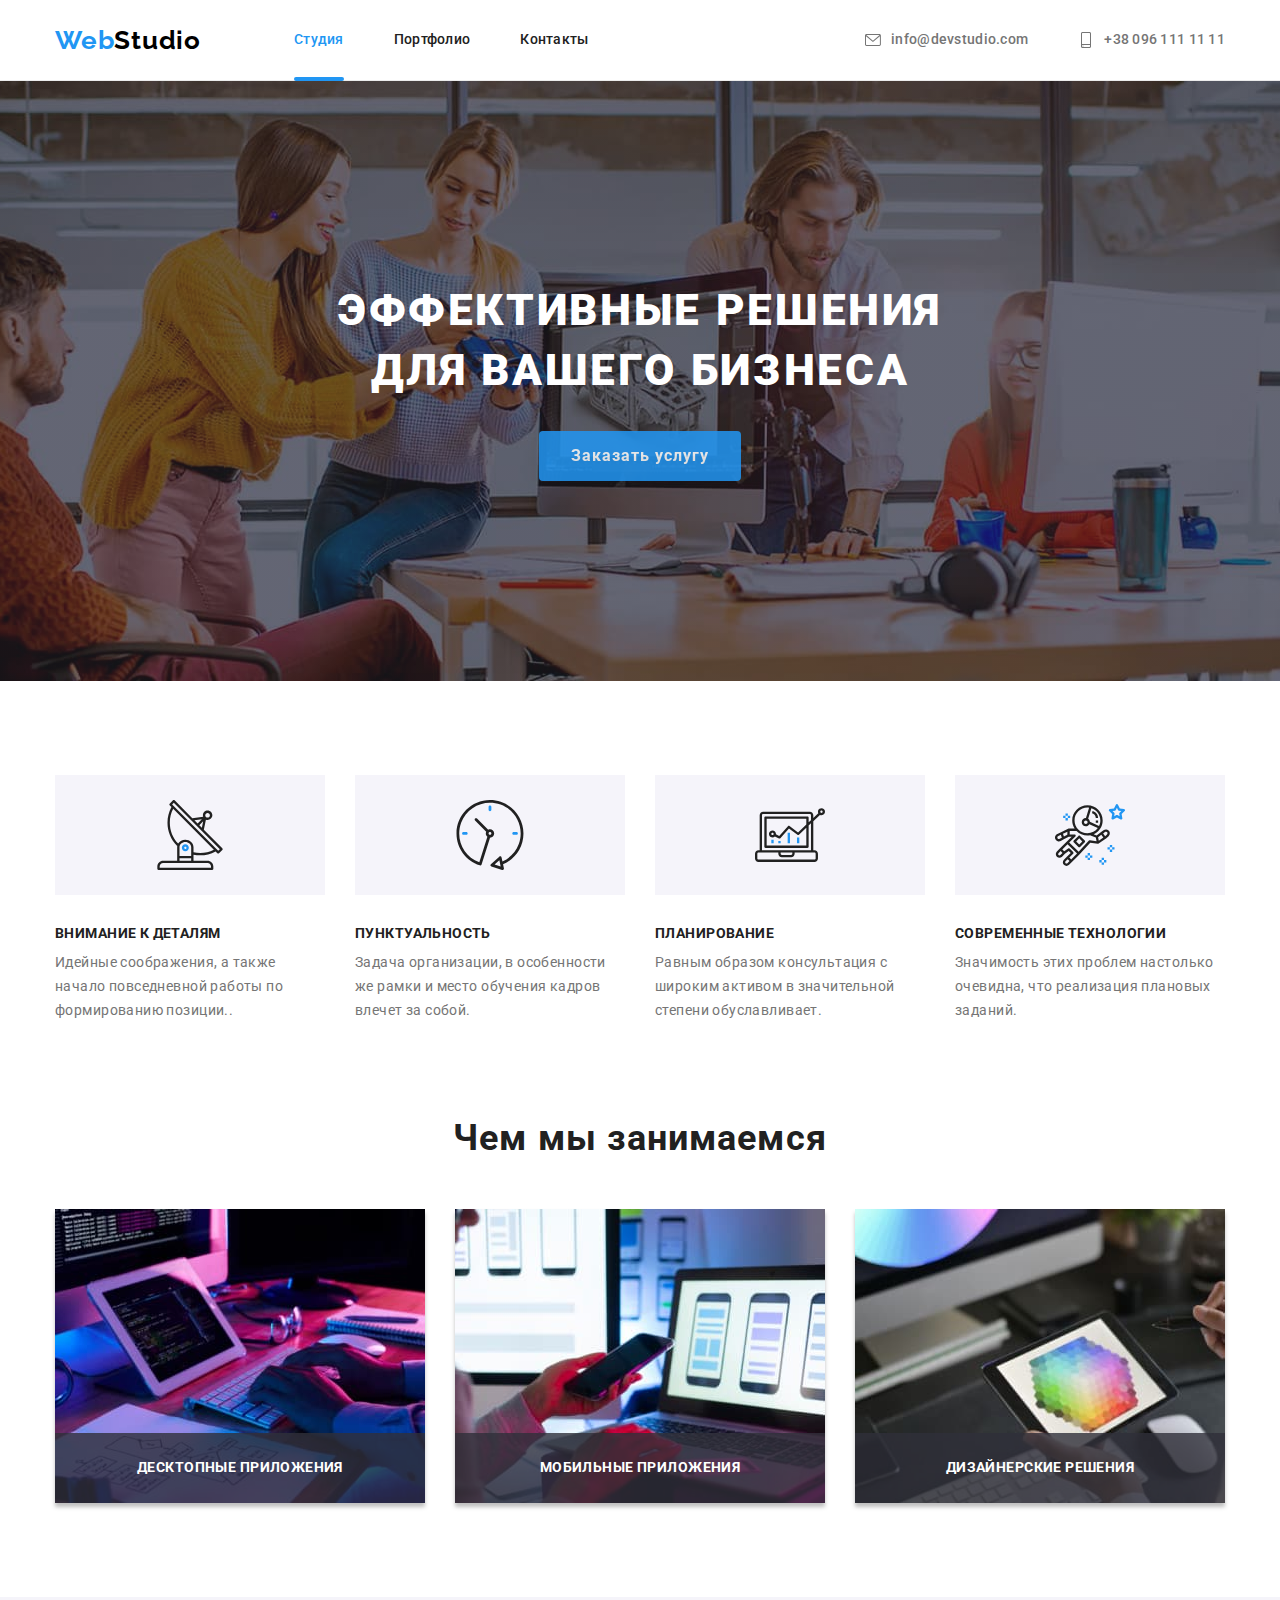
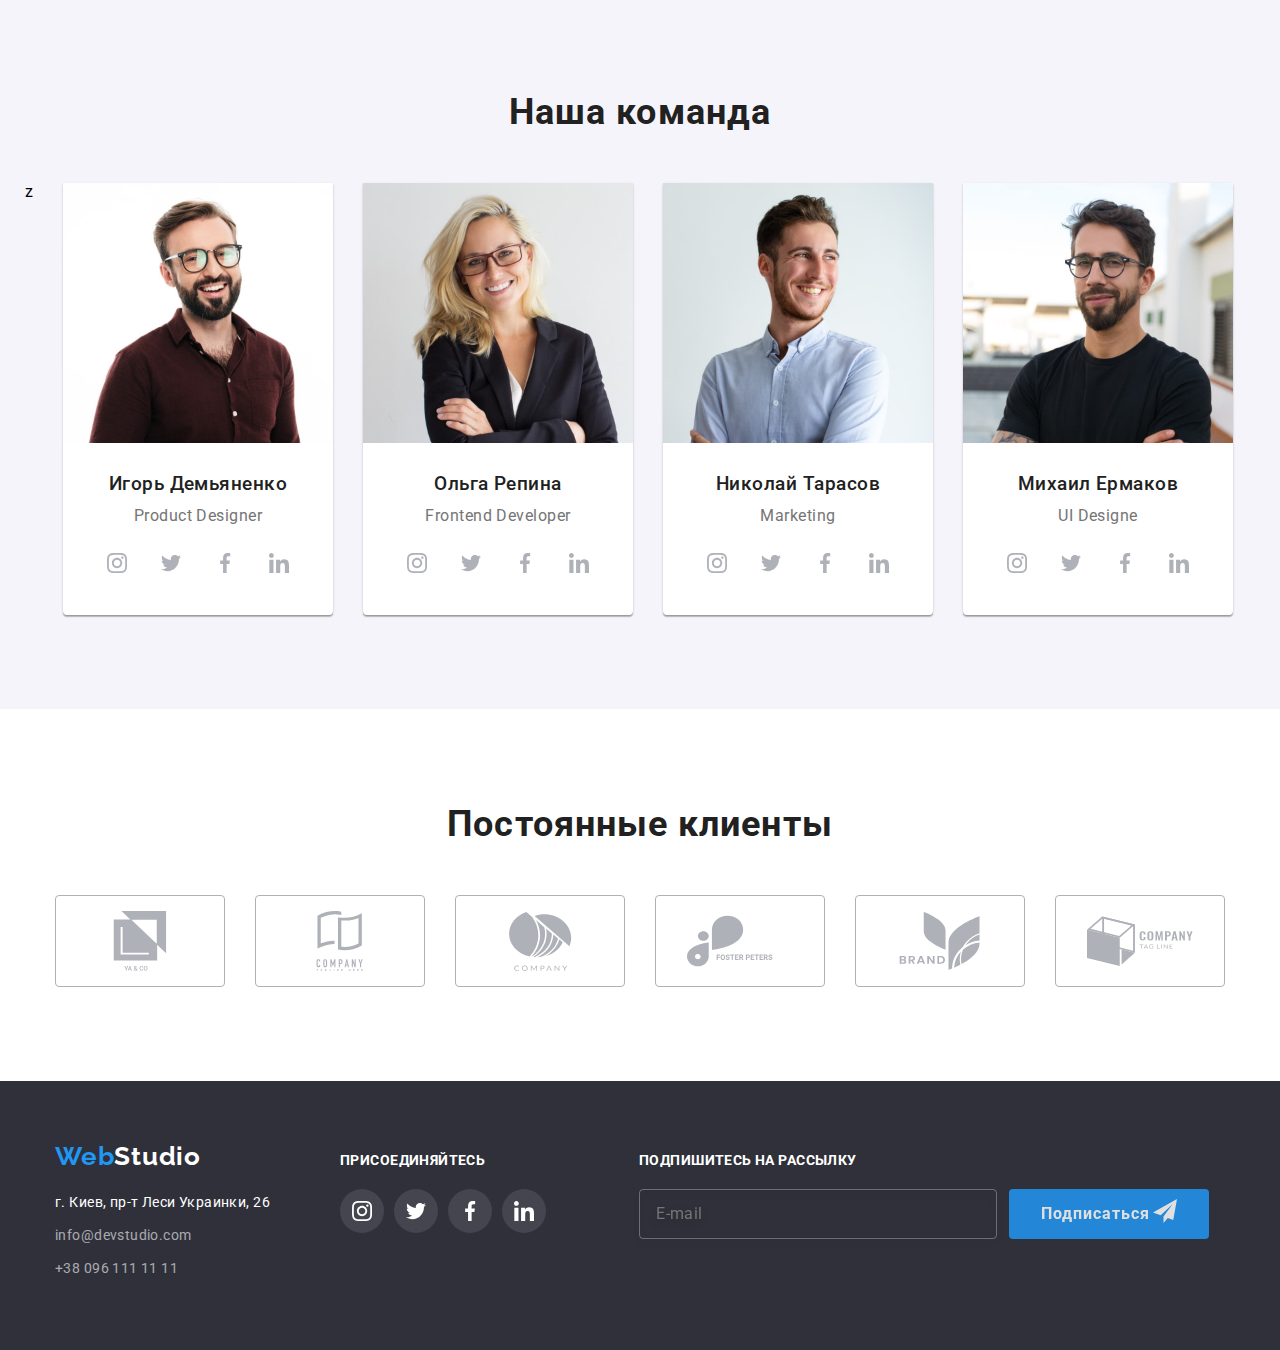
<file: index.html>
<!DOCTYPE html>
<html lang="ru">
  <head>
    <meta charset="UTF-8" />
    <meta http-equiv="X-UA-Compatible" content="IE=edge" />
    <meta name="viewport" content="width=device-width, initial-scale=1.0" />
    <title>Document</title>
    <link rel="preconnect" href="https://fonts.googleapis.com" />
    <link rel="preconnect" href="https://fonts.gstatic.com" crossorigin />
    <link
      href="https://fonts.googleapis.com/css2?family=Raleway:wght@700&family=Roboto:wght@400;500;700;900&display=swap"
      rel="stylesheet"
    />
    <link
      rel="stylesheet"
      href="https://cdnjs.cloudflare.com/ajax/libs/modern-normalize/1.0.0/modern-normalize.min.css"
    />
    <link rel="stylesheet" type="text/css" href="./css/main.min.css" />
  </head>

  <body>
    <header class="header">
      <div class="header-box container">
        <nav class="nav">
          <a class="logo" href="#">Web<span class="logo__part-logo">Studio</span> </a>

          <ul class="nav__list list">
            <li class="nav__item">
              <a class="nav__link nav__link--current" href="#">Студия</a>
            </li>
            <li class="nav__item">
              <a class="nav__link" href="./portfolio.html">Портфолио</a>
            </li>
            <li class="nav__item">
              <a class="nav__link" href="#">Контакты</a>
            </li>
          </ul>
        </nav>

        <ul class="nav__contact list">
          <li class="nav__contact-item">
            <a class="nav__contact-link" href="mailto:info@devstudio.com"
              ><svg class="nav__contact-icon" width="16" height="12">
                <use href="./images/symbol-defs.svg#icon-envelope"></use>
              </svg>
              info@devstudio.com</a
            >
          </li>

          <li class="nav__contact-item">
            <a class="nav__contact-link" href="tel:+380961111111"
              ><svg class="nav__contact-icon" width="10" height="16">
                <use href="./images/symbol-defs.svg#icon-smartphone"></use></svg
              >+38 096 111 11 11</a
            >
          </li>
        </ul>
      </div>
    </header>

    <!--Main-->
    <main>
      <section class="main">
        <div class="container">
          <h1 class="main-title">Эффективные решения для вашего бизнеса</h1>
          <button class="main-btn current" type="button" data-modal-open>Заказать услугу</button>
        </div>
      </section>

      <!--Наши преимущества-->
      <section class="advant section">
        <div class="container">
          <h2 class="visually-hidden">Наши преимущества</h2>
          <ul class="advants-list list">
            <li class="advants-list__item">
              <div class="advants-list__icon">
                <svg width="70" height="70">
                  <use href="./images/symbol-defs.svg#icon-antenna"></use>
                </svg>
              </div>
              <h3 class="advants-list__item-title">Внимание к деталям</h3>
              <p class="advants-list__text">
                Идейные соображения, а также начало повседневной работы по формированию позиции..
              </p>
            </li>
            <li class="advants-list__item">
              <div class="advants-list__icon">
                <svg width="70" height="70">
                  <use href="./images/symbol-defs.svg#icon-clock"></use>
                </svg>
              </div>
              <h3 class="advants-list__item-title">Пунктуальность</h3>
              <p class="advants-list__text">
                Задача организации, в особенности же рамки и место обучения кадров влечет за собой.
              </p>
            </li>
            <li class="advants-list__item">
              <div class="advants-list__icon">
                <svg width="70" height="70">
                  <use href="./images/symbol-defs.svg#icon-diagram"></use>
                </svg>
              </div>
              <h3 class="advants-list__item-title">Планирование</h3>
              <p class="advants-list__text">
                Равным образом консультация с широким активом в значительной степени обуславливает.
              </p>
            </li>
            <li class="advants-list__item">
              <div class="advants-list__icon">
                <svg width="70" height="70">
                  <use href="./images/symbol-defs.svg#icon-astronaut"></use>
                </svg>
              </div>
              <h3 class="advants-list__item-title">Современные технологии</h3>
              <p class="advants-list__text">
                Значимость этих проблем настолько очевидна, что реализация плановых заданий.
              </p>
            </li>
          </ul>
        </div>
      </section>

      <!--Чем мы занимаемся-->
      <section class="direct-box section">
        <div class="direct container">
          <h2 class="direct__title">Чем мы занимаемся</h2>

          <ul class="direct__list list">
            <li class="direct__item">
              <div class="direct__thumb">
                <img
                  class="direct__img"
                  src="./images/close-up-image-programer-working-his-desk-office.jpg"
                  alt="Программист за столом"
                />
                <p class="direct__subtitle">Десктопные приложения</p>
              </div>
            </li>

            <li class="direct__item">
              <div class="direct__thumb">
                <img
                  class="direct__img"
                  src="./images/web-ui-designers-are-developing-application-smartphones-team-creators-is-working-interface-mobile-phones.jpg"
                  alt="Веб-дизайнер с мобильным телефоном"
                />
                <p class="direct__subtitle">Мобильные приложения</p>
              </div>
            </li>
            <li class="direct__item">
              <div class="direct__thumb">
                <img
                  class="direct__img"
                  src="./images/creative-artist-web-design-with-working-colour-selection-graphic-tablet.jpg"
                  alt="Веб-дизайнер с графическим планшетом"
                />
                <p class="direct__subtitle">Дизайнерские решения</p>
              </div>
            </li>
          </ul>
        </div>
      </section>

      <!-- Наша команда-->
      <section class="card section">
        <div class="card__box container">
          <h2 class="card__title">Наша команда</h2>
          <ul class="card__list list">
            z
            <li class="card__item">
              <img
                class="card__img"
                src="./images/igor_demyanenko.jpg"
                alt="Игорь Демьяненко"
                width="270"
              />
              <div class="card__content">
                <h3 class="card__item-title">Игорь Демьяненко</h3>
                <p class="card__text">Product Designer</p>
                <ul class="card__icon-list">
                  <li class="card__icon">
                    <a class="card__link" href="#">
                      <svg class="card__logo" width="20" height="20">
                        <use href="./images/symbol-defs.svg#icon-instagram"></use>
                      </svg>
                    </a>
                  </li>
                  <li class="card__icon">
                    <a class="card__link" href="#">
                      <svg class="card__logo" width="20" height="20">
                        <use href="./images/symbol-defs.svg#icon-twitter"></use>
                      </svg>
                    </a>
                  </li>
                  <li class="card__icon">
                    <a class="card__link" href="#">
                      <svg class="card__logo" width="20" height="20">
                        <use href="./images/symbol-defs.svg#icon-facebook"></use>
                      </svg>
                    </a>
                  </li>
                  <li class="card__icon">
                    <a class="card__link" href="#">
                      <svg class="card__logo" width="20" height="20">
                        <use href="./images/symbol-defs.svg#icon-linkedin"></use>
                      </svg>
                    </a>
                  </li>
                </ul>
              </div>
            </li>

            <li class="card__item">
              <img
                class="card__img"
                src="./images/olga_repina.jpg"
                alt="Ольга Репина"
                width="270"
              />
              <div class="card__content">
                <h3 class="card__item-title">Ольга Репина</h3>
                <p class="card__text">Frontend Developer</p>
                <ul class="card__icon-list">
                  <li class="card__icon">
                    <a class="card__link" href="#">
                      <svg class="card__logo" width="20" height="20">
                        <use href="./images/symbol-defs.svg#icon-instagram"></use>
                      </svg>
                    </a>
                  </li>
                  <li class="card__icon">
                    <a class="card__link" href="#">
                      <svg class="card__logo" width="20" height="20">
                        <use href="./images/symbol-defs.svg#icon-twitter"></use>
                      </svg>
                    </a>
                  </li>
                  <li class="card__icon">
                    <a class="card__link" href="#">
                      <svg class="card__logo" width="20" height="20">
                        <use href="./images/symbol-defs.svg#icon-facebook"></use>
                      </svg>
                    </a>
                  </li>
                  <li class="card__icon">
                    <a class="card__link" href="#">
                      <svg class="card__logo" width="20" height="20">
                        <use href="./images/symbol-defs.svg#icon-linkedin"></use>
                      </svg>
                    </a>
                  </li>
                </ul>
              </div>
            </li>

            <li class="card__item">
              <img
                class="card__img"
                src="./images/nikolay_tarasov.jpg"
                alt="Николай Тарасов"
                width="270"
              />
              <div class="card__content">
                <h3 class="card__item-title">Николай Тарасов</h3>
                <p class="card__text">Marketing</p>
                <ul class="card__icon-list">
                  <li class="card__icon">
                    <a class="card__link" href="#">
                      <svg class="card__logo" width="20" height="20">
                        <use href="./images/symbol-defs.svg#icon-instagram"></use>
                      </svg>
                    </a>
                  </li>
                  <li class="card__icon">
                    <a class="card__link" href="#">
                      <svg class="card__logo" width="20" height="20">
                        <use href="./images/symbol-defs.svg#icon-twitter"></use>
                      </svg>
                    </a>
                  </li>
                  <li class="card__icon">
                    <a class="card__link" href="#">
                      <svg class="card__logo" width="20" height="20">
                        <use href="./images/symbol-defs.svg#icon-facebook"></use>
                      </svg>
                    </a>
                  </li>
                  <li class="card__icon">
                    <a class="card__link" href="#">
                      <svg class="card__logo" width="20" height="20">
                        <use href="./images/symbol-defs.svg#icon-linkedin"></use>
                      </svg>
                    </a>
                  </li>
                </ul>
              </div>
            </li>

            <li class="card__item">
              <img
                class="card__img"
                src="./images/mikhail_ermakov.jpg"
                alt="Михаил Ермаков"
                width="270"
              />
              <div class="card__content">
                <h3 class="card__item-title">Михаил Ермаков</h3>
                <p class="card__text">UI Designe</p>
                <ul class="card__icon-list">
                  <li class="card__icon">
                    <a class="card__link" href="#">
                      <svg class="card__logo" width="20" height="20">
                        <use href="./images/symbol-defs.svg#icon-instagram"></use>
                      </svg>
                    </a>
                  </li>
                  <li class="card__icon">
                    <a class="card__link" href="#">
                      <svg class="card__logo" width="20" height="20">
                        <use href="./images/symbol-defs.svg#icon-twitter"></use>
                      </svg>
                    </a>
                  </li>
                  <li class="card__icon">
                    <a class="card__link" href="#">
                      <svg class="card__logo" width="20" height="20">
                        <use href="./images/symbol-defs.svg#icon-facebook"></use>
                      </svg>
                    </a>
                  </li>
                  <li class="card__icon">
                    <a class="card__link" href="#">
                      <svg class="card__logo" width="20" height="20">
                        <use href="./images/symbol-defs.svg#icon-linkedin"></use>
                      </svg>
                    </a>
                  </li>
                </ul>
              </div>
            </li>
          </ul>
        </div>
      </section>

      <section class="clients section">
        <div class="clients__box container">
          <h2 class="clients__title">Постоянные клиенты</h2>
          <ul class="clients__list">
            <li class="clients__item">
              <a class="clients__link" href="#">
                <svg class="clients__logo" width="106" height="60">
                  <use href="./images/symbol-defs.svg#icon-company-1"></use>
                </svg>
              </a>
            </li>

            <li class="clients__item">
              <a class="clients__link" href="#">
                <svg class="clients__logo" width="106" height="60">
                  <use href="./images/symbol-defs.svg#icon-company-2"></use>
                </svg>
              </a>
            </li>

            <li class="clients__item">
              <a class="clients__link" href="#">
                <svg class="clients__logo" width="106" height="60">
                  <use href="./images/symbol-defs.svg#icon-company-3"></use>
                </svg>
              </a>
            </li>

            <li class="clients__item">
              <a class="clients__link" href="#"
                ><svg class="clients__logo" width="106" height="60">
                  <use href="./images/symbol-defs.svg#icon-company-4"></use></svg
              ></a>
            </li>

            <li class="clients__item">
              <a class="clients__link" href="#"
                ><svg class="clients__logo" width="106" height="60">
                  <use href="./images/symbol-defs.svg#icon-company-5"></use></svg
              ></a>
            </li>

            <li class="clients__item">
              <a class="clients__link" href="#"
                ><svg class="clients__logo" width="106" height="60">
                  <use href="./images/symbol-defs.svg#icon-company-6"></use></svg
              ></a>
            </li>
          </ul>
        </div>
      </section>
    </main>

    <!--Футер-->
    <footer class="footer">
      <div class="footer__box container">
        <div class="footer-content">
          <a class="logo footer-content__logo" href="#"
            >Web<span class="logo__part-logo logo--color">Studio</span>
          </a>
          <address class="address-box">
            г. Киев, пр-т Леси Украинки, 26
            <ul class="address-box__list list">
              <li class="address-box__item">
                <a class="address-box__link" href="mailto:info@devstudio.com">info@devstudio.com</a>
              </li>
              <li class="address-box__item">
                <a class="address-box__link" href="tel:+380961111111">+38 096 111 11 11</a>
              </li>
            </ul>
          </address>
        </div>
        <div class="footer__network-box">
          <p class="footer__network-title">Присоединяйтесь</p>
          <ul class="footer__network-list">
            <li class="footer__network-item">
              <a class="footer__network-link" href="#">
                <svg class="footer__network-logo" width="20" height="20">
                  <use href="./images/symbol-defs.svg#icon-instagram"></use>
                </svg>
              </a>
            </li>
            <li class="footer__network-item">
              <a class="footer__network-link" href="#">
                <svg class="footer__network-logo" width="20" height="20">
                  <use href="./images/symbol-defs.svg#icon-twitter"></use>
                </svg>
              </a>
            </li>
            <li class="footer__network-item">
              <a class="footer__network-link" href="#">
                <svg class="footer__network-logo" width="20" height="20">
                  <use href="./images/symbol-defs.svg#icon-facebook"></use>
                </svg>
              </a>
            </li>
            <li class="footer__network-item">
              <a class="footer__network-link" href="#">
                <svg class="footer__network-logo" width="20" height="20">
                  <use href="./images/symbol-defs.svg#icon-linkedin"></use>
                </svg>
              </a>
            </li>
          </ul>
        </div>

        <div class="subscription">
          <p class="subscription__title">Подпишитесь на рассылку</p>

          <form class="subscription__form">
            <input
              type="email"
              name="subscription-mail"
              class="subscription__input"
              id="subscription-email"
              placeholder="E-mail"
            />

            <button type="submit" class="main-btn footer__subscription-btn--location">
              Подписаться

              <svg class="subscription__logo" width="24" height="24">
                <use href="./images/symbol-defs.svg#icon-send"></use>
              </svg>
            </button>
          </form>
        </div>
      </div>
    </footer>

    <div class="backrdrop backrdrop--is-hidden" data-modal>
      <div class="modal">
        <button class="modal__btn-close" data-modal-close>
          <svg class="modal__btn-icon" width="11" height="11">
            <use href="./images/symbol-defs.svg#icon-close"></use>
          </svg>
        </button>
        <h2 class="modal__title">Оставьте свои данные, мы вам перезвоним</h2>
        <form name="modal__form">
          <div class="modal__field">
            <input type="text" name="user-name" class="modal__input" id="name" placeholder=" " />
            <label for="name" class="modal__label">Имя</label>
            <svg class="modal__icon" width="18" height="18">
              <use href="./images/symbol-defs.svg#icon-person-black"></use>
            </svg>
          </div>
          <div class="modal__field">
            <input type="tel" name="phone" class="modal__input" id="phone" placeholder=" " />
            <label for="phone" class="modal__label">Телефон</label>

            <svg class="modal__icon" width="18" height="18">
              <use href="./images/symbol-defs.svg#icon-phone-black"></use>
            </svg>
          </div>

          <div class="modal__field">
            <input type="email" name="mail" class="modal__input" id="email" placeholder=" " />
            <label for="email" class="modal__label">Почта</label>
            <svg class="modal__icon" width="18" height="18">
              <use href="./images/symbol-defs.svg#icon-email-black"></use>
            </svg>
          </div>

          <div class="modal__text">
            <label for="comment" class="modal__comment">Комментарий</label>
            <textarea
              class="modal__textarea"
              name="comment"
              rows="10"
              id="comment"
              placeholder="Введите текст"
            ></textarea>
          </div>

          <div class="modal__checkbox">
            <label class="modal__checkbox-label">
              <input
                class="modal__checkbox-input"
                type="checkbox"
                name="check-policy"
                value="check-value"
              />
              <svg class="modal__checkbox-box" width="16" height="15">
                <use href="./images/symbol-defs.svg#icon-check"></use>
              </svg>
              Соглашаюсь с рассылкой и принимаю
              <a href="#" class="modal__checkbox-link">Условия договора</a>
            </label>
          </div>
          <button type="submit" class="main-btn">Отправить</button>
        </form>
      </div>
    </div>
    <script src="./js/modal.js"></script>
  </body>
</html>
</file>
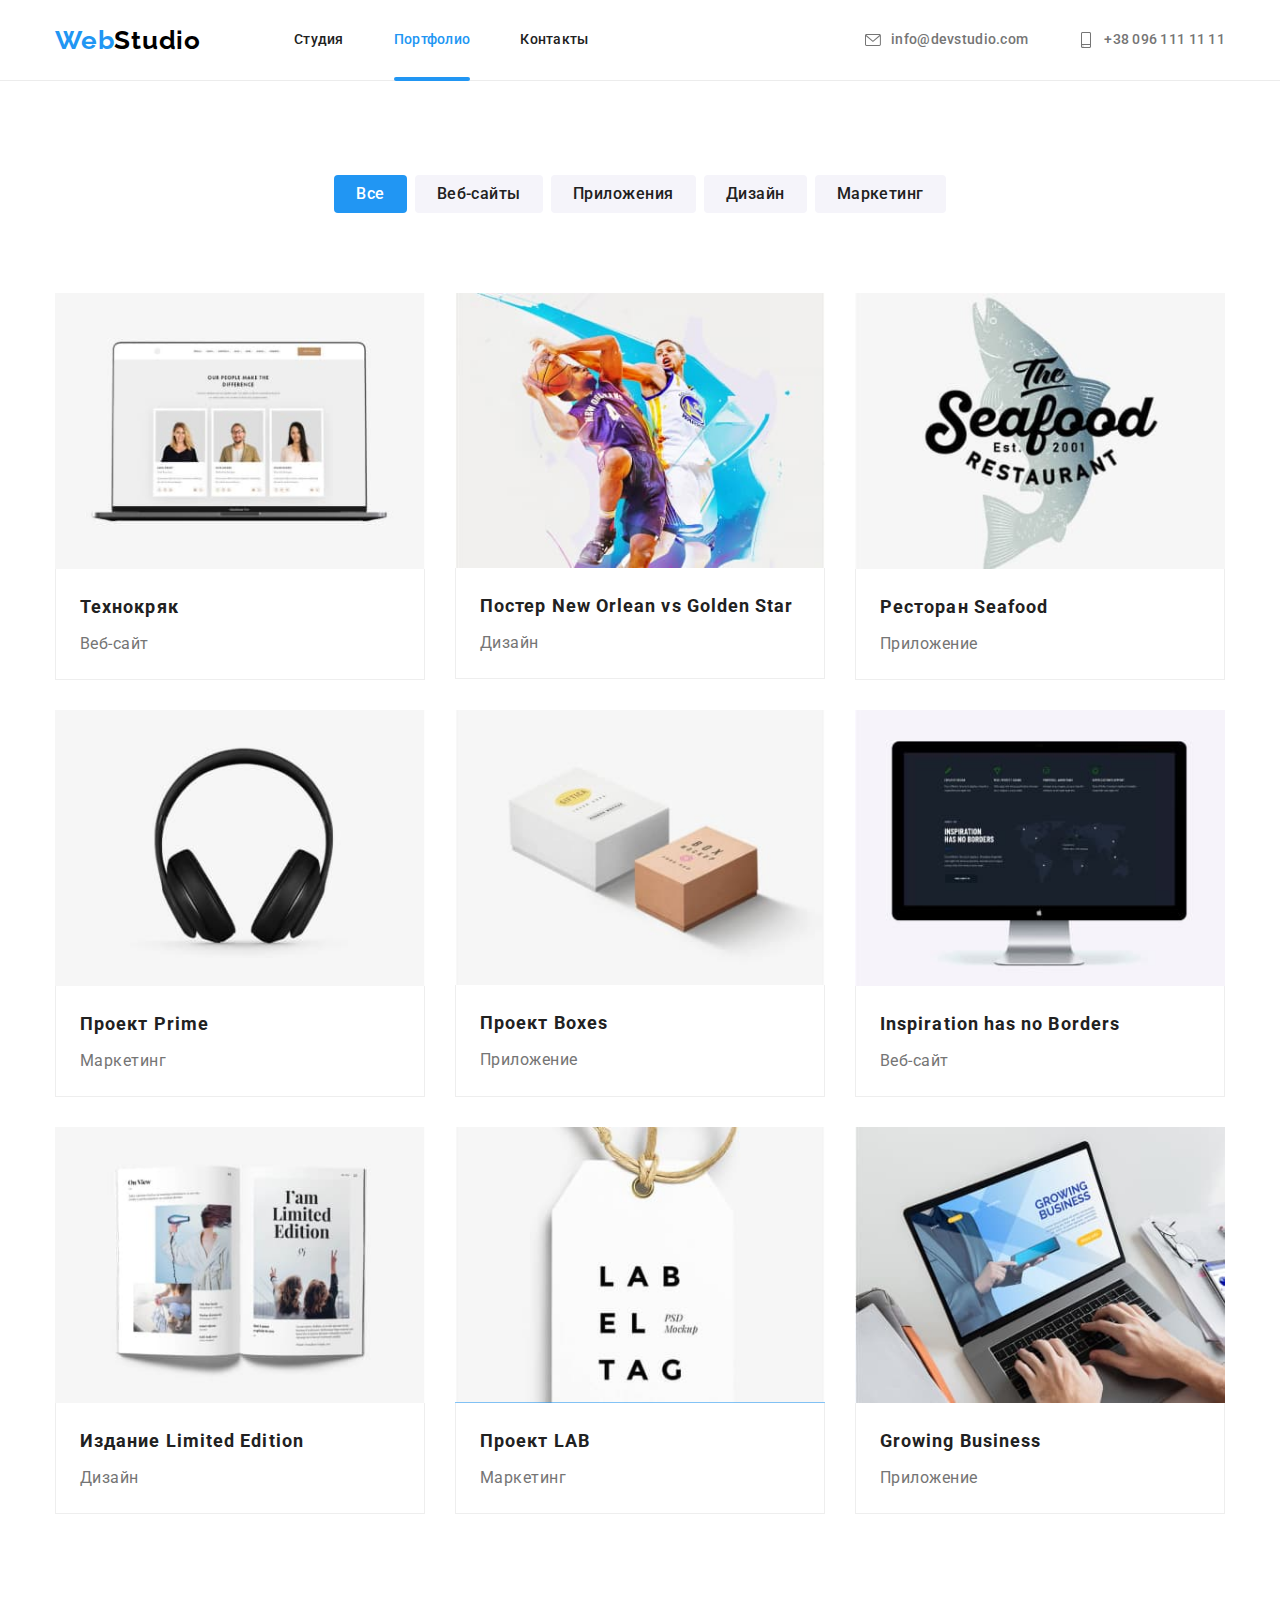
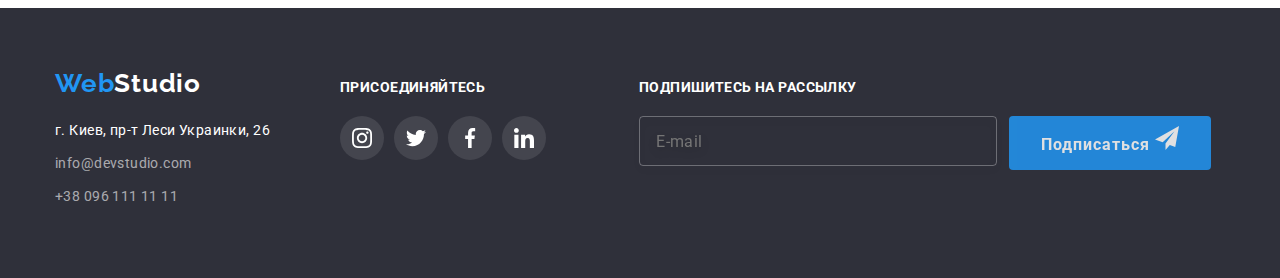
<file: portfolio.html>
<!DOCTYPE html>
<html lang="ru">
  <head>
    <meta charset="UTF-8" />
    <meta http-equiv="X-UA-Compatible" content="IE=edge" />
    <meta name="viewport" content="width=device-width, initial-scale=1.0" />
    <title>Document</title>
    <link rel="preconnect" href="https://fonts.googleapis.com" />
    <link rel="preconnect" href="https://fonts.gstatic.com" crossorigin />
    <link
      href="https://fonts.googleapis.com/css2?family=Raleway:wght@700&family=Roboto:wght@400;500;700;900&display=swap"
      rel="stylesheet"
    />
    <link
      rel="stylesheet"
      href="https://cdnjs.cloudflare.com/ajax/libs/modern-normalize/1.0.0/modern-normalize.min.css"
    />
    <link rel="stylesheet" type="text/css" href="./css/main.min.css" />
  </head>

  <body>
    <header class="header">
      <div class="header-box container">
        <nav class="nav">
          <a class="logo" href="#">Web<span class="logo__part-logo">Studio</span> </a>

          <ul class="nav__list list">
            <li class="nav__item">
              <a class="nav__link" href="./index.html">Студия</a>
            </li>
            <li class="nav__item">
              <a class="nav__link nav__link--current" href="#">Портфолио</a>
            </li>
            <li class="nav__item">
              <a class="nav__link" href="#">Контакты</a>
            </li>
          </ul>
        </nav>

        <ul class="nav__contact list">
          <li class="nav__contact-item">
            <a class="nav__contact-link" href="mailto:info@devstudio.com"
              ><svg class="nav__contact-icon" width="16" height="12">
                <use href="./images/symbol-defs.svg#icon-envelope"></use>
              </svg>
              info@devstudio.com</a
            >
          </li>

          <li class="nav__contact-item">
            <a class="nav__contact-link" href="tel:+380961111111"
              ><svg class="nav__contact-icon" width="10" height="16">
                <use href="./images/symbol-defs.svg#icon-smartphone"></use></svg
              >+38 096 111 11 11</a
            >
          </li>
        </ul>
      </div>
    </header>

    <!--Герой-->
    <main>
      <section class="portfolio section">
        <div class="container">
          <h1 class="visually-hidden">Портфолио</h1>

          <!--Фильтр по разделам-->
          <ul class="btn-select list">
            <li><button class="btn-select__item btn-select--current" type="button">Все</button></li>
            <li><button class="btn-select__item" type="button">Веб-сайты</button></li>
            <li><button class="btn-select__item" type="button">Приложения</button></li>
            <li><button class="btn-select__item" type="button">Дизайн</button></li>
            <li><button class="btn-select__item" type="button">Маркетинг</button></li>
          </ul>

          <h2 class="visually-hidden">Примеры работ</h2>
          <ul class="gallery list">
            <li class="gallery__item">
              <a class="gallery__link" href="#">
                <div class="gallery__thumb">
                  <img
                    class="gallery__img"
                    src="./images/project-1.jpg"
                    alt="Первый проект"
                    width="370"
                  />
                  <p class="gallery__overlay">
                    Технокряк это современная площадка распространения коронавируса. Компании
                    используют эту платформу для цифрового шпионажа и атак на защищённые сервера
                    конкурентов.
                  </p>
                </div>

                <div class="gallery__box">
                  <h3 class="gallery__item-title">Технокряк</h3>
                  <p class="gallery__item-txt">Веб-сайт</p>
                </div>
              </a>
            </li>

            <li class="gallery__item">
              <a class="gallery__link" href="#">
                <div class="gallery__thumb">
                  <img
                    class="gallery__img"
                    src="./images/project-2.jpg"
                    alt="Второй проект"
                    width="370"
                  />
                  <p class="gallery__overlay">
                    Технокряк это современная площадка распространения коронавируса. Компании
                    используют эту платформу для цифрового шпионажа и атак на защищённые сервера
                    конкурентов.
                  </p>
                </div>

                <div class="gallery__box">
                  <h3 class="gallery__item-title">Постер New Orlean vs Golden Star</h3>
                  <p class="gallery__item-txt">Дизайн</p>
                </div>
              </a>
            </li>
            <li class="gallery__item">
              <a class="gallery__link" href="#">
                <div class="gallery__thumb">
                  <img
                    class="gallery__img"
                    src="./images/project-3.jpg"
                    alt="Третий проект"
                    width="370"
                  />
                  <p class="gallery__overlay">
                    Технокряк это современная площадка распространения коронавируса. Компании
                    используют эту платформу для цифрового шпионажа и атак на защищённые сервера
                    конкурентов.
                  </p>
                </div>

                <div class="gallery__box">
                  <h3 class="gallery__item-title">Ресторан Seafood</h3>
                  <p class="gallery__item-txt">Приложение</p>
                </div>
              </a>
            </li>
            <li class="gallery__item">
              <a class="gallery__link" href="#">
                <div class="gallery__thumb">
                  <img
                    class="gallery__img"
                    src="./images/project-4.jpg"
                    alt="Четвертый проект"
                    width="370"
                  />
                  <p class="gallery__overlay">
                    Технокряк это современная площадка распространения коронавируса. Компании
                    используют эту платформу для цифрового шпионажа и атак на защищённые сервера
                    конкурентов.
                  </p>
                </div>

                <div class="gallery__box">
                  <h3 class="gallery__item-title">Проект Prime</h3>
                  <p class="gallery__item-txt">Маркетинг</p>
                </div>
              </a>
            </li>
            <li class="gallery__item">
              <a class="gallery__link" href="#">
                <div class="gallery__thumb">
                  <img
                    class="gallery__img"
                    src="./images/project-5.jpg"
                    alt="Пятый проект"
                    width="370"
                  />
                  <p class="gallery__overlay">
                    Технокряк это современная площадка распространения коронавируса. Компании
                    используют эту платформу для цифрового шпионажа и атак на защищённые сервера
                    конкурентов.
                  </p>
                </div>

                <div class="gallery__box">
                  <h3 class="gallery__item-title">Проект Boxes</h3>
                  <p class="gallery__item-txt">Приложение</p>
                </div>
              </a>
            </li>
            <li class="gallery__item">
              <a class="gallery__link" href="#">
                <div class="gallery__thumb">
                  <img
                    class="gallery__img"
                    src="./images/project-6.jpg"
                    alt="Шестой  проект"
                    width="370"
                  />
                  <p class="gallery__overlay">
                    Технокряк это современная площадка распространения коронавируса. Компании
                    используют эту платформу для цифрового шпионажа и атак на защищённые сервера
                    конкурентов.
                  </p>
                </div>

                <div class="gallery__box">
                  <h3 class="gallery__item-title">Inspiration has no Borders</h3>
                  <p class="gallery__item-txt">Веб-сайт</p>
                </div>
              </a>
            </li>
            <li class="gallery__item">
              <a class="gallery__link" href="#">
                <div class="gallery__thumb">
                  <img
                    class="gallery__img"
                    src="./images/project-7.jpg"
                    alt="Седьмой проект"
                    width="370"
                  />
                  <p class="gallery__overlay">
                    Технокряк это современная площадка распространения коронавируса. Компании
                    используют эту платформу для цифрового шпионажа и атак на защищённые сервера
                    конкурентов.
                  </p>
                </div>

                <div class="gallery__box">
                  <h3 class="gallery__item-title">Издание Limited Edition</h3>
                  <p class="gallery__item-txt">Дизайн</p>
                </div>
              </a>
            </li>
            <li class="gallery__item">
              <a class="gallery__link" href="#">
                <div class="gallery__thumb">
                  <img
                    class="gallery__img"
                    src="./images/project-8.jpg"
                    alt="Восьмой проект"
                    width="370"
                  />
                  <p class="gallery__overlay">
                    Технокряк это современная площадка распространения коронавируса. Компании
                    используют эту платформу для цифрового шпионажа и атак на защищённые сервера
                    конкурентов.
                  </p>
                </div>

                <div class="gallery__box">
                  <h3 class="gallery__item-title">Проект LAB</h3>
                  <p class="gallery__item-txt">Маркетинг</p>
                </div>
              </a>
            </li>
            <li class="gallery__item">
              <a class="gallery__link" href="#">
                <div class="gallery__thumb">
                  <img
                    class="gallery__img"
                    src="./images/project-9.jpg"
                    alt="Девятый проект"
                    width="370"
                  />
                  <p class="gallery__overlay">
                    Технокряк это современная площадка распространения коронавируса. Компании
                    используют эту платформу для цифрового шпионажа и атак на защищённые сервера
                    конкурентов.
                  </p>
                </div>

                <div class="gallery__box">
                  <h3 class="gallery__item-title">Growing Business</h3>
                  <p class="gallery__item-txt">Приложение</p>
                </div>
              </a>
            </li>
          </ul>
        </div>
      </section>
    </main>

    <!--Футер-->
    <footer class="footer">
      <div class="footer__box container">
        <div class="footer-content">
          <a class="logo footer-content__logo" href="#"
            >Web<span class="logo__part-logo logo--color">Studio</span>
          </a>
          <address class="address-box">
            г. Киев, пр-т Леси Украинки, 26
            <ul class="address-box__list list">
              <li class="address-box__item">
                <a class="address-box__link" href="mailto:info@devstudio.com">info@devstudio.com</a>
              </li>
              <li class="address-box__item">
                <a class="address-box__link address-box__link--direct" href="tel:+380961111111"
                  >+38 096 111 11 11</a
                >
              </li>
            </ul>
          </address>
        </div>
        <div class="footer__network-box">
          <p class="footer__network-title">Присоединяйтесь</p>
          <ul class="footer__network-list">
            <li class="footer__network-item">
              <a class="footer__network-link" href="#">
                <svg class="footer__network-logo" width="20" height="20">
                  <use href="./images/symbol-defs.svg#icon-instagram"></use>
                </svg>
              </a>
            </li>
            <li class="footer__network-item">
              <a class="footer__network-link" href="#">
                <svg class="footer__network-logo" width="20" height="20">
                  <use href="./images/symbol-defs.svg#icon-twitter"></use>
                </svg>
              </a>
            </li>
            <li class="footer__network-item">
              <a class="footer__network-link" href="#">
                <svg class="footer__network-logo" width="20" height="20">
                  <use href="./images/symbol-defs.svg#icon-facebook"></use>
                </svg>
              </a>
            </li>
            <li class="footer__network-item">
              <a class="footer__network-link" href="#">
                <svg class="footer__network-logo" width="20" height="20">
                  <use href="./images/symbol-defs.svg#icon-linkedin"></use>
                </svg>
              </a>
            </li>
          </ul>
        </div>

        <div class="subscription">
          <p class="subscription__title">Подпишитесь на рассылку</p>

          <form class="subscription__form">
            <input
              type="email"
              name="subscription-mail"
              class="subscription__input"
              id="subscription-email"
              placeholder="E-mail"
            />

            <button type="submit" class="main-btn footer__subscription-btn">
              Подписаться

              <svg class="subscription__logo" width="24" height="24">
                <use href="./images/symbol-defs.svg#icon-send"></use>
              </svg>
            </button>
          </form>
        </div>
      </div>
    </footer>
  </body>
</html>
</file>
<file: css/main.min.css>
ul{list-style:none;margin:0;padding:0}h1,h2,h3,h4,h5,h6,p{margin:0 auto}img{display:block}a{text-decoration:none}section{padding:94px 0}.container{width:1200px;margin:0 auto;padding:0 15px}body{font-family:"Roboto",sans-serif;color:body color-text;background-color:#fff;cursor:default}.visually-hidden{position:absolute;width:1px;height:1px;margin:-1px;border:0;padding:0;white-space:nowrap;-webkit-clip-path:inset(100%);clip-path:inset(100%);clip:rect(0 0 0 0);overflow:hidden}.header{border-bottom:1px solid #ececec}.header-box{display:-webkit-box;display:-ms-flexbox;display:flex;-webkit-box-align:center;-ms-flex-align:center;align-items:center;-webkit-box-pack:justify;-ms-flex-pack:justify;justify-content:space-between}.logo{font-family:"Raleway",sans-serif;font-weight:700;font-size:26px;line-height:1.17;color:#2196f3;letter-spacing:.03em;display:block}.logo .logo--color{color:#fff}.logo__part-logo{color:#000}.nav{display:-webkit-box;display:-ms-flexbox;display:flex;-webkit-box-align:center;-ms-flex-align:center;align-items:center;margin-left:0;margin-right:0}.nav__list{display:-webkit-box;display:-ms-flexbox;display:flex;margin-left:93px}.nav__list li:first-child,.nav__list li:first-child{margin-left:0}.nav__contact{display:-webkit-box;display:-ms-flexbox;display:flex;margin:auto 0;-webkit-box-align:center;-ms-flex-align:center;align-items:center}.nav__link{position:relative;display:block;padding-top:32px;padding-bottom:32px;-webkit-box-pack:justify;-ms-flex-pack:justify;justify-content:space-between;font-weight:500;font-size:14px;line-height:1.14;letter-spacing:.02em;color:#212121;-webkit-transition:color 250ms cubic-bezier(0.4, 0, 0.2, 1);transition:color 250ms cubic-bezier(0.4, 0, 0.2, 1)}.nav__link::after{content:"";display:block;position:absolute;bottom:-1px;width:100%;height:4px;border-radius:4px;background-color:#2196f3;opacity:0}.nav__link:hover,.nav__link:focus{color:#2196f3}.nav__link--current::after{opacity:1}.nav__link--current{color:#2196f3}.nav__item,.nav__contact-item{margin-left:50px}.nav__contact-link{display:-webkit-box;display:-ms-flexbox;display:flex;padding-top:32px;padding-bottom:32px;font-weight:500;font-size:14px;line-height:1.14;letter-spacing:.02em;color:#757575;-webkit-box-align:center;-ms-flex-align:center;align-items:center;-webkit-transition:color 250ms cubic-bezier(0.4, 0, 0.2, 1);transition:color 250ms cubic-bezier(0.4, 0, 0.2, 1)}.nav__contact-link:hover,.nav__contact-link:focus{color:#2196f3;fill:#2196f3}.nav__contact-icon{display:block;margin-right:10px;height:16px;width:16px;text-align:center;-webkit-box-align:center;-ms-flex-align:center;align-items:center;fill:#757575;-webkit-transition:fill 250ms cubic-bezier(0.4, 0, 0.2, 1);transition:fill 250ms cubic-bezier(0.4, 0, 0.2, 1)}.nav__contact-link:hover .nav__contact-icon,.nav__contact-link:focus .nav__contact-icon{color:#2196f3;fill:#2196f3}.main-btn{display:block;margin:0 auto;padding:10px 32px;min-width:200px;text-align:center;font-weight:700;font-size:16px;line-height:1.87;letter-spacing:.06em;border:none;border-radius:4px;cursor:pointer;color:#fff;background-color:#2196f3;opacity:.85;-webkit-transition:opacity 250ms cubic-bezier(0.4, 0, 0.2, 1),-webkit-box-shadow 250ms cubic-bezier(0.4, 0, 0.2, 1);transition:opacity 250ms cubic-bezier(0.4, 0, 0.2, 1),-webkit-box-shadow 250ms cubic-bezier(0.4, 0, 0.2, 1);transition:box-shadow 250ms cubic-bezier(0.4, 0, 0.2, 1),opacity 250ms cubic-bezier(0.4, 0, 0.2, 1);transition:box-shadow 250ms cubic-bezier(0.4, 0, 0.2, 1),opacity 250ms cubic-bezier(0.4, 0, 0.2, 1),-webkit-box-shadow 250ms cubic-bezier(0.4, 0, 0.2, 1)}.main-btn:hover,.main-btn:focus{-webkit-box-shadow:0px 4px 4px rgba(0,0,0,.15);box-shadow:0px 4px 4px rgba(0,0,0,.15);opacity:1}.main{max-width:1600px;margin:auto;text-align:center;padding:200px 0;background:#2f303a;background-image:-webkit-gradient(linear, left top, left bottom, from(rgba(47, 48, 58, 0.4)), to(rgba(47, 48, 58, 0.4))),url("../images/img-hero.jpg");background-image:linear-gradient(rgba(47, 48, 58, 0.4), rgba(47, 48, 58, 0.4)),url("../images/img-hero.jpg");background-repeat:no-repeat;background-position:center}.main-title{height:120px;max-width:696px;font-weight:900;font-size:44px;line-height:1.36;letter-spacing:.06em;text-transform:uppercase;color:#fff;margin-bottom:30px}.advants-list{display:-webkit-box;display:-ms-flexbox;display:flex;margin-left:-30px}.advants-list__item{display:block;width:calc((100% - 4 * 30px) / 4);margin-left:30px}.advants-list__icon{display:-webkit-box;display:-ms-flexbox;display:flex;margin-bottom:30px;height:120px;width:auto;background-color:#f5f4fa;-webkit-box-align:center;-ms-flex-align:center;align-items:center;-webkit-box-pack:center;-ms-flex-pack:center;justify-content:center}.advants-list__item-title{font-weight:700;font-size:14px;line-height:1.17;letter-spacing:.03em;text-transform:uppercase;color:#212121;margin-bottom:10px}.advants-list__text{display:block;font-size:14px;line-height:1.71;letter-spacing:.03em;color:#757575}.direct-box{padding-top:0}.direct__title{font-weight:700;font-size:36px;line-height:1.17;text-align:center;letter-spacing:.03em;color:#212121;margin-bottom:50px}.direct__list{display:-webkit-box;display:-ms-flexbox;display:flex;margin-left:-30px}.direct__item{width:calc((100% - 3 * 30px) / 3);margin-left:30px;-webkit-box-shadow:0px 4px 4px 0px #00000040;box-shadow:0px 4px 4px 0px #00000040}.direct__thumb{position:relative}.direct__subtitle{position:absolute;bottom:0;height:70px;width:370px;padding:27px 5px;background:rgba(47,48,58,.8);font-weight:700;font-size:14px;line-height:1.14;text-align:center;letter-spacing:.03em;text-transform:uppercase;color:#fff}.card{background:#f5f4fa;text-align:center}.card__title{font-weight:700;font-size:36px;line-height:1.17;letter-spacing:.03em;color:#212121;margin-top:0;margin-bottom:50px}.card__list{display:-webkit-box;display:-ms-flexbox;display:flex;margin-left:-30px}.card__item{width:calc((100% - 4 * 30px) / 4);margin-left:30px;background:#fff;-webkit-box-shadow:0px 1px 3px rgba(0,0,0,.12),0px 1px 1px rgba(0,0,0,.14),0px 2px 1px rgba(0,0,0,.2);box-shadow:0px 1px 3px rgba(0,0,0,.12),0px 1px 1px rgba(0,0,0,.14),0px 2px 1px rgba(0,0,0,.2);border-radius:0px 0px 4px 4px}.card__item-title{font-weight:500;color:#212121;margin-bottom:10px}.card__text{letter-spacing:.03em;color:#757575;margin-bottom:16px}.card__content{font-size:16px;line-height:1.19;text-align:center;letter-spacing:.03em;padding:30px 10px}.card__icon-list{display:-webkit-box;display:-ms-flexbox;display:flex;-webkit-box-pack:center;-ms-flex-pack:center;justify-content:center}.card__icon{margin-right:10px;border-radius:50%}.card__icon:last-child{margin-right:0}.card__link{display:-webkit-box;display:-ms-flexbox;display:flex;-webkit-box-align:center;-ms-flex-align:center;align-items:center;-webkit-box-pack:center;-ms-flex-pack:center;justify-content:center;height:44px;width:44px;border-radius:50%;-webkit-transition:background-color 250ms cubic-bezier(0.4, 0, 0.2, 1);transition:background-color 250ms cubic-bezier(0.4, 0, 0.2, 1)}.card__link:hover,.card__link:focus{background-color:#2196f3}.card__logo{display:block;fill:#afb1b8;background-color:transparent;background-repeat:no-repeat;background-size:cover;background-position:center;-webkit-transition:fill 250ms cubic-bezier(0.4, 0, 0.2, 1);transition:fill 250ms cubic-bezier(0.4, 0, 0.2, 1)}.card__link:hover .card__logo,.card__link:focus .card__logo{fill:#fff}.clients__title{font-weight:700;font-size:36px;line-height:1.17;text-align:center;letter-spacing:.03em;color:#212121;margin-bottom:50px}.clients__list{display:-webkit-box;display:-ms-flexbox;display:flex}.clients__item{display:-webkit-box;display:-ms-flexbox;display:flex;-webkit-box-align:center;-ms-flex-align:center;align-items:center;-webkit-box-pack:center;-ms-flex-pack:center;justify-content:center;background:transparent;margin-right:30px}.clients__item:last-child{margin-right:auto}.clients__link{display:-webkit-box;display:-ms-flexbox;display:flex;height:92px;width:170px;-webkit-box-align:center;-ms-flex-align:center;align-items:center;-webkit-box-pack:center;-ms-flex-pack:center;justify-content:center;border-radius:4px;border:1px solid #afb1b8;-webkit-transition:border 250ms cubic-bezier(0.4, 0, 0.2, 1);transition:border 250ms cubic-bezier(0.4, 0, 0.2, 1)}.clients__link:hover,.clients__link:focus{border:1px solid #2196f3}.clients__logo{fill:#afb1b8;-webkit-transition:fill 250ms cubic-bezier(0.4, 0, 0.2, 1);transition:fill 250ms cubic-bezier(0.4, 0, 0.2, 1)}.clients__link:hover .clients__logo,.clients__link:focus .clients__logo{fill:#2196f3}.footer{padding:60px 0;background:#2f303a}.footer__box{display:-webkit-box;display:-ms-flexbox;display:flex;-webkit-box-align:baseline;-ms-flex-align:baseline;align-items:baseline}.footer__network-box{margin-left:70px}.footer-content__logo{margin-bottom:20px}.address-box{font-style:normal;font-size:14px;line-height:1.71;letter-spacing:.03em;color:#fff;margin:0}.address-box__list{margin-top:9px}.address-box__list:last-child{margin-bottom:0}.address-box__item{margin-bottom:9px}.address-box__link{display:block;line-height:1.71;letter-spacing:.03em;color:rgba(255,255,255,.6);-webkit-transition:color 250ms cubic-bezier(0.4, 0, 0.2, 1);transition:color 250ms cubic-bezier(0.4, 0, 0.2, 1)}.address-box__link:hover,.address-box__link:focus{color:#2196f3}.footer__network-title{font-weight:700;font-size:14px;line-height:1.14;letter-spacing:.03em;text-transform:uppercase;color:#fff;margin-bottom:20px}.footer__network-list{display:-webkit-box;display:-ms-flexbox;display:flex}.footer__network-item{display:-webkit-box;display:-ms-flexbox;display:flex;margin-right:10px;-webkit-box-align:center;-ms-flex-align:center;align-items:center}.footer__network-item:last-child{margin-right:0}.footer__network-link{display:-webkit-box;display:-ms-flexbox;display:flex;height:44px;width:44px;border-radius:50%;-webkit-box-pack:center;-ms-flex-pack:center;justify-content:center;-webkit-box-align:center;-ms-flex-align:center;align-items:center;background:#ffffff1a;-webkit-transition:background-color 250ms cubic-bezier(0.4, 0, 0.2, 1);transition:background-color 250ms cubic-bezier(0.4, 0, 0.2, 1)}.footer__network-link:hover,.footer__network-link:focus{background-color:#2196f3}.footer__network-logo{display:-webkit-box;display:-ms-flexbox;display:flex;fill:#fff;background-color:transparent;background-repeat:no-repeat;background-size:cover;background-position:center}.subscription{display:block;margin-left:93px}.subscription__title{font-weight:700;font-size:14px;line-height:1.14;letter-spacing:.03em;text-transform:uppercase;color:#fff;margin-bottom:20px}.subscription__form{display:-webkit-box;display:-ms-flexbox;display:flex}.subscription__input{height:50px;width:358px;margin-right:12px;font-size:16px;line-height:1.25;-webkit-box-align:center;-ms-flex-align:center;align-items:center;letter-spacing:.03em;padding:15px 16px;color:rgba(255,255,255,.6);background-color:inherit;border:1px solid rgba(255,255,255,.3);-webkit-filter:drop-shadow(0px 4px 4px rgba(0, 0, 0, 0.15));filter:drop-shadow(0px 4px 4px rgba(0, 0, 0, 0.15));border-radius:4px;-webkit-transition:border-color 250ms cubic-bezier(0.4, 0, 0.2, 1),color 250ms cubic-bezier(0.4, 0, 0.2, 1);transition:border-color 250ms cubic-bezier(0.4, 0, 0.2, 1),color 250ms cubic-bezier(0.4, 0, 0.2, 1)}.subscription__input:focus,.subscription__input:hover{outline:none;border-color:#2196f3;color:#fff}.subscription__input:not(:-moz-placeholder-shown){border-color:#2196f3;color:#fff}.subscription__input:not(:-ms-input-placeholder){border-color:#2196f3;color:#fff}.subscription__input:not(:placeholder-shown){border-color:#2196f3;color:#fff}.footer__subscription-btn--location{display:-webkit-box;display:-ms-flexbox;display:flex;-webkit-box-pack:justify;-ms-flex-pack:justify;justify-content:space-between;text-align:center;padding:auto 28px}.modal{position:absolute;min-width:528px;min-height:580px;top:50%;left:50%;padding:40px;-webkit-transform:translate(-50%, -50%);transform:translate(-50%, -50%);background-color:#fff;-webkit-box-shadow:0px 1px 3px rgba(0,0,0,.12),0px 1px 1px rgba(0,0,0,.14),0px 2px 1px rgba(0,0,0,.2);box-shadow:0px 1px 3px rgba(0,0,0,.12),0px 1px 1px rgba(0,0,0,.14),0px 2px 1px rgba(0,0,0,.2);border-radius:4px}.modal__btn-close{position:absolute;top:8px;right:8px;display:block;width:30px;height:30px;border-radius:50%;text-align:center;border:1px solid rgba(0,0,0,.1);background-color:var(--color-txt-item);-webkit-transform:fill 250ms cubic-bezier(0.4, 0, 0.2, 1);transform:fill 250ms cubic-bezier(0.4, 0, 0.2, 1)}.modal__btn-icon{-webkit-transition:fill 250ms cubic-bezier(0.4, 0, 0.2, 1);transition:fill 250ms cubic-bezier(0.4, 0, 0.2, 1)}.modal__btn-icon:hover,.modal__btn-icon:focus{fill:#2196f3}.modal__title{font-weight:700;font-size:20px;line-height:1.15;text-align:center;letter-spacing:.03em;color:#212121;margin:0}.modal__field{position:relative;display:-webkit-box;display:-ms-flexbox;display:flex;-webkit-box-orient:vertical;-webkit-box-direction:normal;-ms-flex-direction:column;flex-direction:column;text-align:start;line-height:1.17;letter-spacing:.01em;margin-top:30px}.modal__icon{display:inline-block;position:absolute;top:50%;left:12px;-webkit-transform:translateY(-50%);transform:translateY(-50%);-webkit-transition:fill 250ms cubic-bezier(0.4, 0, 0.2, 1);transition:fill 250ms cubic-bezier(0.4, 0, 0.2, 1)}.modal__input{padding-left:42px;height:40px;border:1px solid rgba(33,33,33,.2);border-radius:4px;padding-right:12px;-webkit-transition:border-color 250ms cubic-bezier(0.4, 0, 0.2, 1);transition:border-color 250ms cubic-bezier(0.4, 0, 0.2, 1)}.modal__input:not(:-moz-placeholder-shown){border-color:#2196f3;outline:none}.modal__input:not(:-ms-input-placeholder){border-color:#2196f3;outline:none}.modal__input:hover,.modal__input:focus,.modal__input:not(:placeholder-shown){border-color:#2196f3;outline:none}.modal__field input::-webkit-input-placeholder{color:#757575}.modal__field input::-moz-placeholder{color:#757575}.modal__field input:-ms-input-placeholder{color:#757575}.modal__field input::-ms-input-placeholder{color:#757575}.modal__field input::placeholder{color:#757575}.modal__label{position:absolute;top:50%;left:42px;text-align:center;-webkit-transform:translateY(-50%);transform:translateY(-50%);-webkit-transition:opacity 250ms cubic-bezier(0.4, 0, 0.2, 1),-webkit-transform 250ms cubic-bezier(0.4, 0, 0.2, 1);transition:opacity 250ms cubic-bezier(0.4, 0, 0.2, 1),-webkit-transform 250ms cubic-bezier(0.4, 0, 0.2, 1);transition:transform 250ms cubic-bezier(0.4, 0, 0.2, 1),opacity 250ms cubic-bezier(0.4, 0, 0.2, 1);transition:transform 250ms cubic-bezier(0.4, 0, 0.2, 1),opacity 250ms cubic-bezier(0.4, 0, 0.2, 1),-webkit-transform 250ms cubic-bezier(0.4, 0, 0.2, 1)}.modal__input:not(:-moz-placeholder-shown)+.modal__label{transform:translate(-40px, -40px)}.modal__input:not(:-ms-input-placeholder)+.modal__label{transform:translate(-40px, -40px)}.modal__input:hover+.modal__label,.modal__input:focus+.modal__label,.modal__input:not(:placeholder-shown)+.modal__label{-webkit-transform:translate(-40px, -40px);transform:translate(-40px, -40px)}.modal__input:not(:-moz-placeholder-shown)+.modal__label+.modal__icon{fill:#2196f3}.modal__input:not(:-ms-input-placeholder)+.modal__label+.modal__icon{fill:#2196f3}.modal__field:hover>.modal__icon,.modal__input:not(:placeholder-shown)+.modal__label+.modal__icon,.modal__input:focus+.modal__label+.modal__icon{fill:#2196f3}.modal__text{margin-bottom:20px}.modal__comment{display:block;text-align:left;margin-bottom:4px;margin-top:12px}.modal__textarea{resize:none;width:100%;height:138px;letter-spacing:.01em;padding:9px 16px 12px;font-size:12px;line-height:1.17;color:rgba(117,117,117,.5);border-color:rgba(33,33,33,.2);border-radius:4px;-webkit-transition:border-color 250ms cubic-bezier(0.4, 0, 0.2, 1),color 250ms cubic-bezier(0.4, 0, 0.2, 1);transition:border-color 250ms cubic-bezier(0.4, 0, 0.2, 1),color 250ms cubic-bezier(0.4, 0, 0.2, 1)}.modal__textarea:not(:-moz-placeholder-shown){border-color:#2196f3;outline:none;border-color:#2196f3;color:#757575}.modal__textarea:not(:-ms-input-placeholder){border-color:#2196f3;outline:none;border-color:#2196f3;color:#757575}.modal__textarea:focus,.modal__textarea:hover,.modal__textarea:not(:placeholder-shown){border-color:#2196f3;outline:none;border-color:#2196f3;color:#757575}.modal__checkbox-label{display:-webkit-box;display:-ms-flexbox;display:flex;margin-bottom:30px;-webkit-box-pack:center;-ms-flex-pack:center;justify-content:center;-webkit-box-align:center;-ms-flex-align:center;align-items:center;line-height:1.71;font-size:14px;letter-spacing:.03em;line-height:1.71;color:#757575;padding:0}.modal__checkbox-input{width:1px;height:1px;overflow:hidden;clip:rect(0 0 0 0)}.modal__checkbox-box{display:inline-block;border:2px solid #212121;border-radius:4px;margin-right:7px}.modal__checkbox-input:checked+.modal__checkbox-box{background-color:#2196f3;background-size:auto;background-origin:border-box;border-color:#2196f3}.modal__checkbox-link{display:inline-block;margin-left:5px;text-decoration:underline;color:#2196f3}.backrdrop{position:fixed;top:0;left:0;width:100%;height:100%;background-color:rgba(0,0,0,.2);opacity:1;-webkit-transition:opacity 250ms cubic-bezier(0.4, 0, 0.2, 1);transition:opacity 250ms cubic-bezier(0.4, 0, 0.2, 1)}.backrdrop--is-hidden{opacity:0;pointer-events:none}.btn-select{display:-webkit-box;display:-ms-flexbox;display:flex;-webkit-box-pack:center;-ms-flex-pack:center;justify-content:center;margin-bottom:50px}.btn-select :not(:last-child){margin-right:8px}.btn-select__item{font-weight:500;font-size:16px;line-height:1.62;letter-spacing:.03em;background-color:#f5f4fa;color:#212121;text-align:center;cursor:pointer;border:none;border-radius:4px;padding:6px 22px;-webkit-transition:color 250ms cubic-bezier(0.4, 0, 0.2, 1),background-color 250ms cubic-bezier(0.4, 0, 0.2, 1),-webkit-box-shadow 250ms cubic-bezier(0.4, 0, 0.2, 1);transition:color 250ms cubic-bezier(0.4, 0, 0.2, 1),background-color 250ms cubic-bezier(0.4, 0, 0.2, 1),-webkit-box-shadow 250ms cubic-bezier(0.4, 0, 0.2, 1);transition:color 250ms cubic-bezier(0.4, 0, 0.2, 1),background-color 250ms cubic-bezier(0.4, 0, 0.2, 1),box-shadow 250ms cubic-bezier(0.4, 0, 0.2, 1);transition:color 250ms cubic-bezier(0.4, 0, 0.2, 1),background-color 250ms cubic-bezier(0.4, 0, 0.2, 1),box-shadow 250ms cubic-bezier(0.4, 0, 0.2, 1),-webkit-box-shadow 250ms cubic-bezier(0.4, 0, 0.2, 1)}.btn-select__item:hover,.btn-select__item:focus{color:#fff;background-color:#2196f3;-webkit-box-shadow:0px 4px 4px 0px #00000040;box-shadow:0px 4px 4px 0px #00000040}.btn-select--current{background-color:#2196f3;color:#fff}.gallery{display:-webkit-box;display:-ms-flexbox;display:flex;-ms-flex-wrap:wrap;flex-wrap:wrap;margin-left:-30px}.gallery__item{display:block;width:calc((100% - 3 * 30px) / 3);margin-left:30px;margin-top:30px}.gallery__item :nth-child(-n+3){margin-top:0}.gallery__link{display:block;height:100%;position:relative;-webkit-transition:-webkit-box-shadow 250ms cubic-bezier(0.4, 0, 0.2, 1);transition:-webkit-box-shadow 250ms cubic-bezier(0.4, 0, 0.2, 1);transition:box-shadow 250ms cubic-bezier(0.4, 0, 0.2, 1);transition:box-shadow 250ms cubic-bezier(0.4, 0, 0.2, 1), -webkit-box-shadow 250ms cubic-bezier(0.4, 0, 0.2, 1)}.gallery__link:hover,.gallery__link:focus{-webkit-box-shadow:1px 4px 6px 0px #00000029,0px 4px 4px 0px #0000000f,0px 1px 1px 0px #0000001f;box-shadow:1px 4px 6px 0px #00000029,0px 4px 4px 0px #0000000f,0px 1px 1px 0px #0000001f}.gallery__thumb{width:inherit;position:relative;overflow:hidden}.gallery__overlay{-webkit-box-sizing:border-box;box-sizing:border-box;display:block;width:100%;height:100%;top:0;right:0;position:absolute;background-color:rgba(33,150,243,.9);padding:63px 24px;font-size:18px;line-height:1.56;letter-spacing:.03em;color:#fff;-webkit-transform:translateY(100%);transform:translateY(100%);-webkit-transition:-webkit-transform 250ms cubic-bezier(0.4, 0, 0.2, 1);transition:-webkit-transform 250ms cubic-bezier(0.4, 0, 0.2, 1);transition:transform 250ms cubic-bezier(0.4, 0, 0.2, 1);transition:transform 250ms cubic-bezier(0.4, 0, 0.2, 1), -webkit-transform 250ms cubic-bezier(0.4, 0, 0.2, 1)}.gallery__link:hover .gallery__overlay,.gallery__link:focus .gallery__overlay{-webkit-transform:translateY(0);transform:translateY(0);-webkit-transition:-webkit-transform 250ms cubic-bezier(0.4, 0, 0.2, 1);transition:-webkit-transform 250ms cubic-bezier(0.4, 0, 0.2, 1);transition:transform 250ms cubic-bezier(0.4, 0, 0.2, 1);transition:transform 250ms cubic-bezier(0.4, 0, 0.2, 1), -webkit-transform 250ms cubic-bezier(0.4, 0, 0.2, 1)}.gallery__box{padding:20px 24px;border:1px solid #eee;border-top:none}.gallery__item-title{font-weight:700;font-size:18px;line-height:2;letter-spacing:.06em;color:#212121;margin-bottom:4px}.gallery__item-txt{font-size:16px;line-height:1.88;letter-spacing:.03em;color:#757575;background:#fff;margin-bottom:0}/*# sourceMappingURL=main.min.css.map */
</file>
